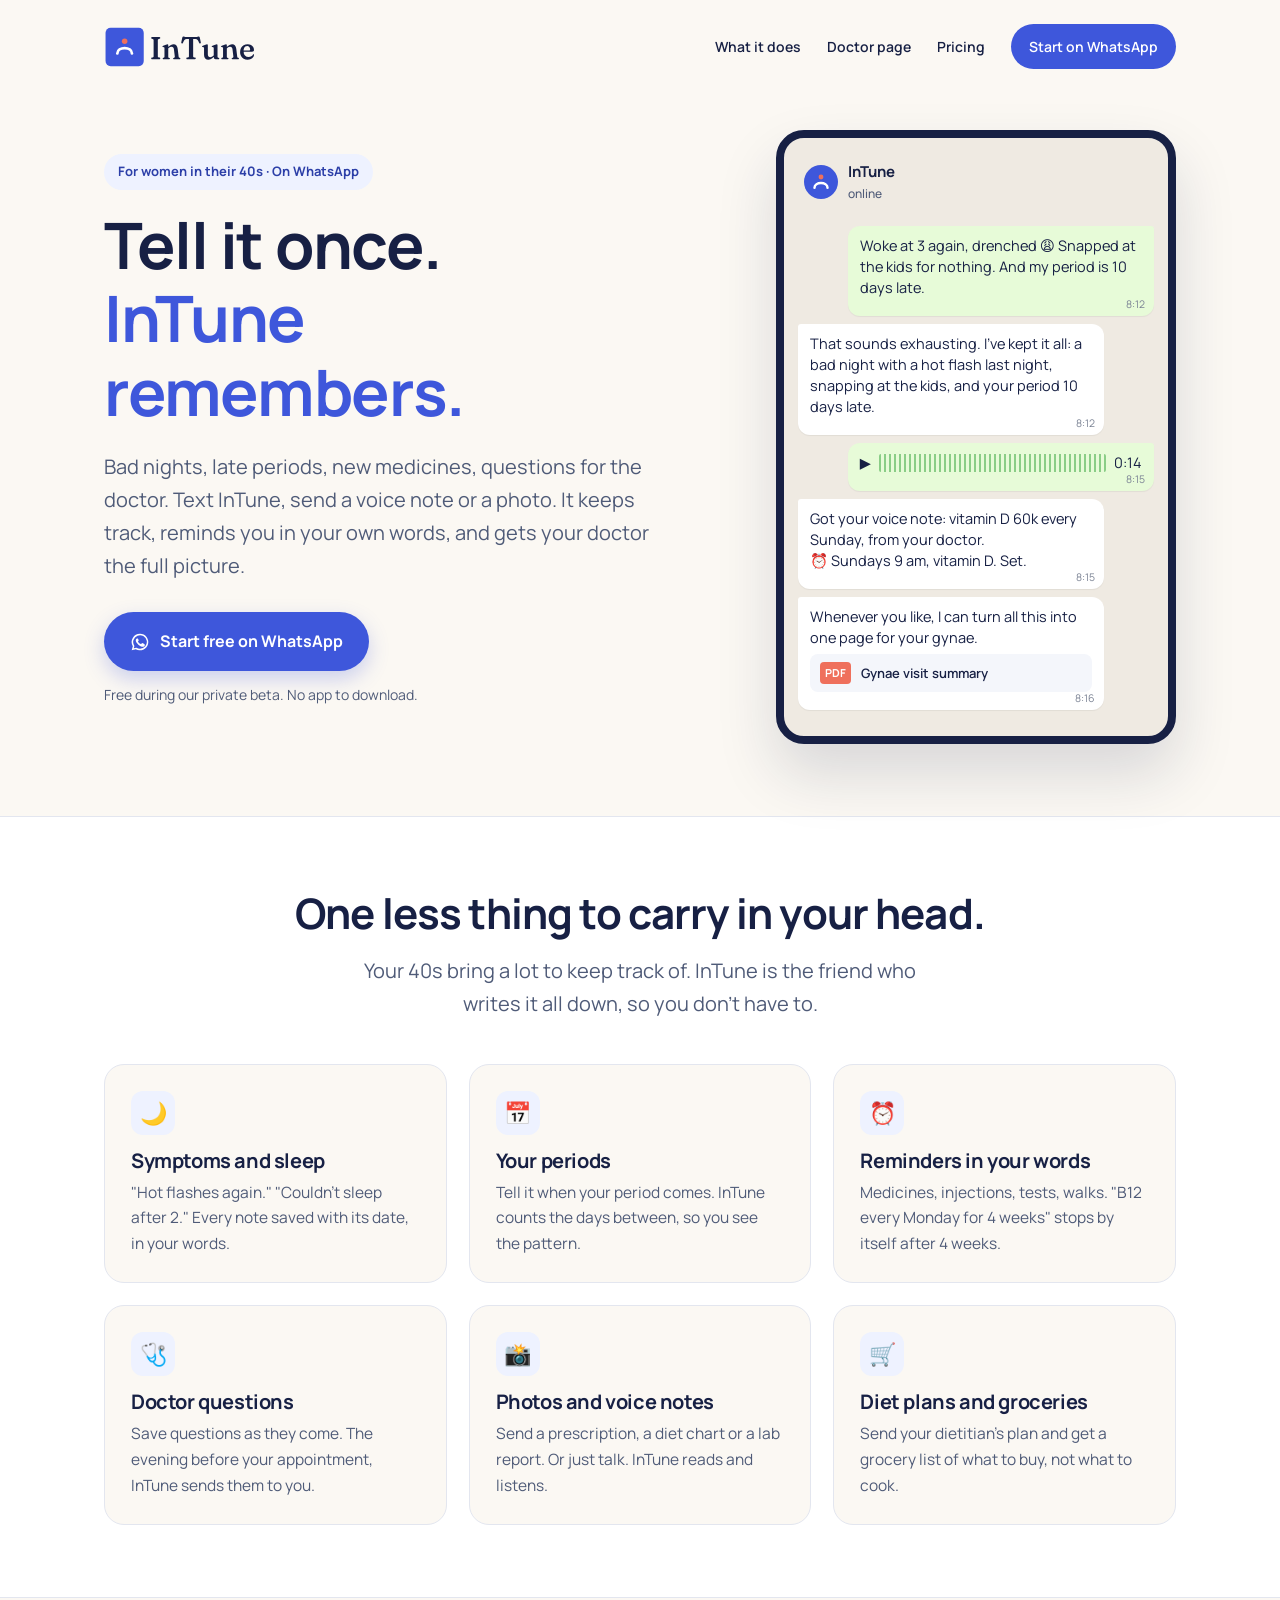
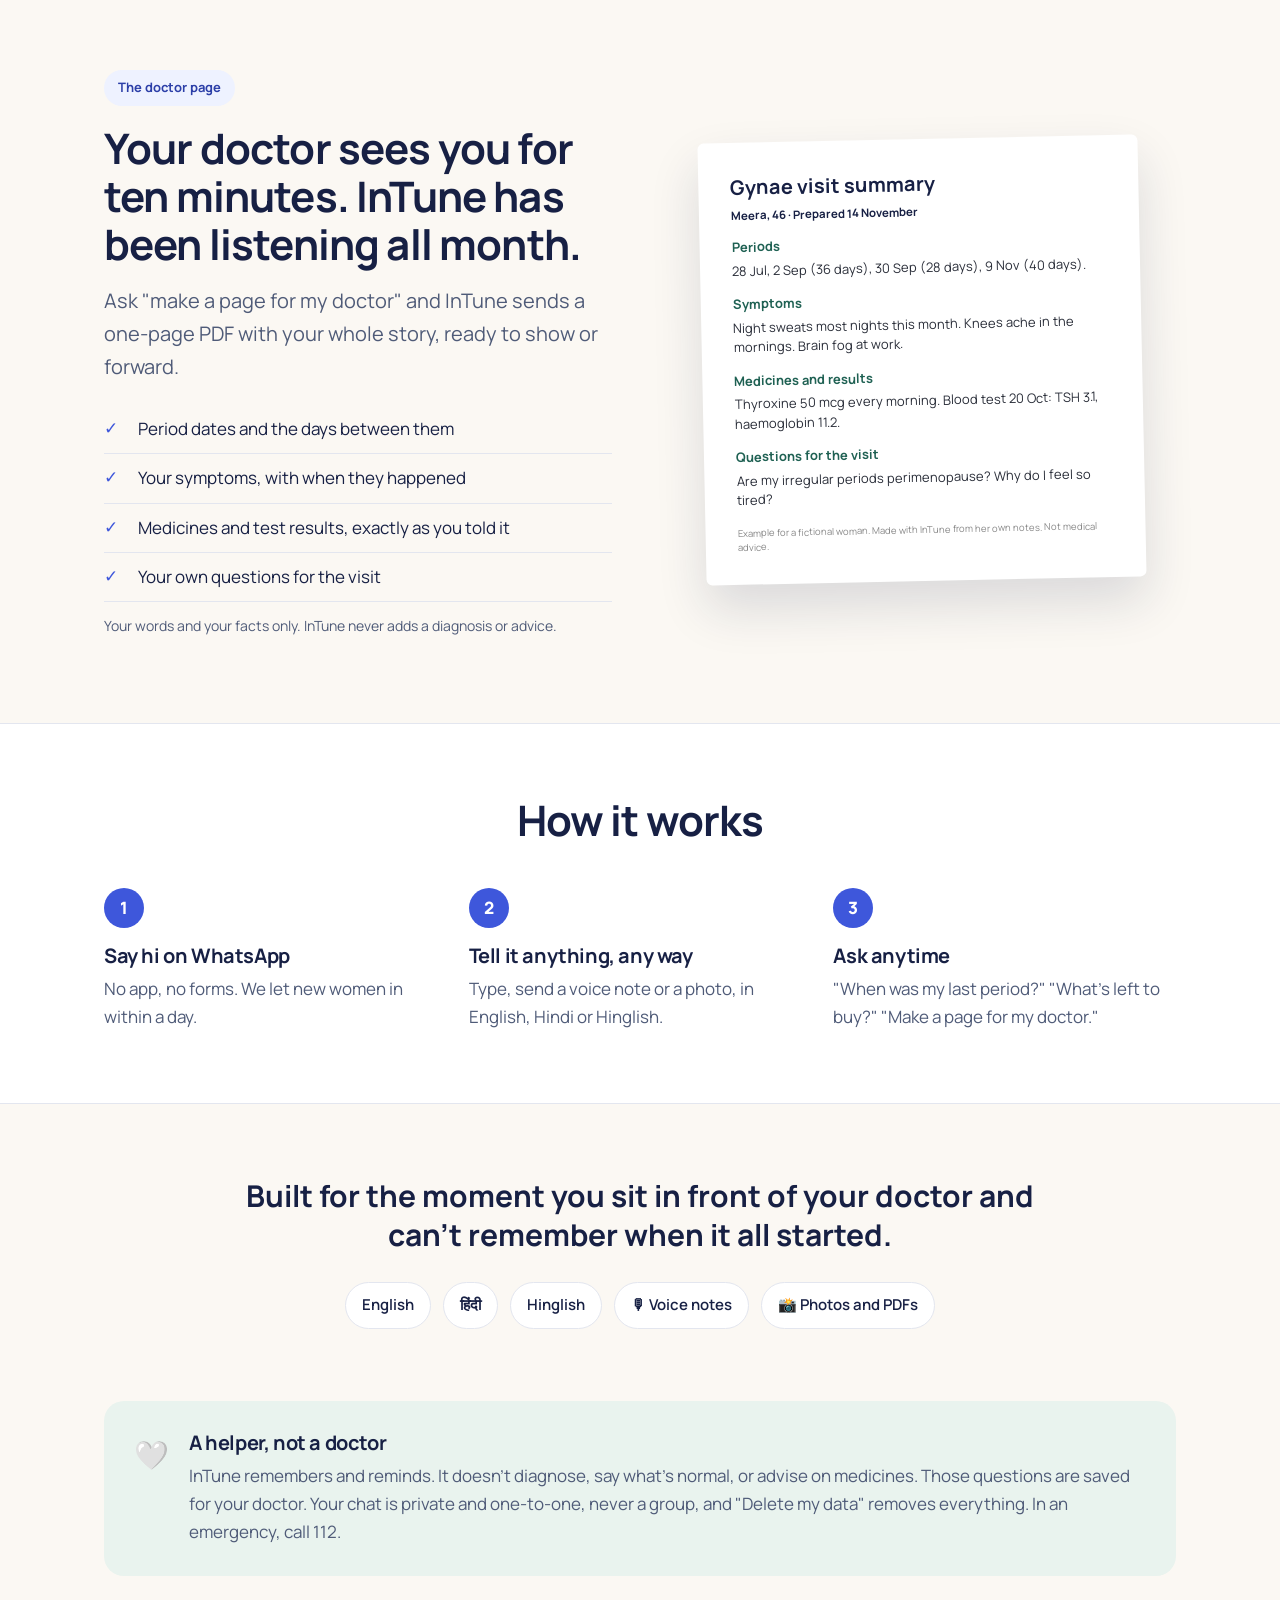
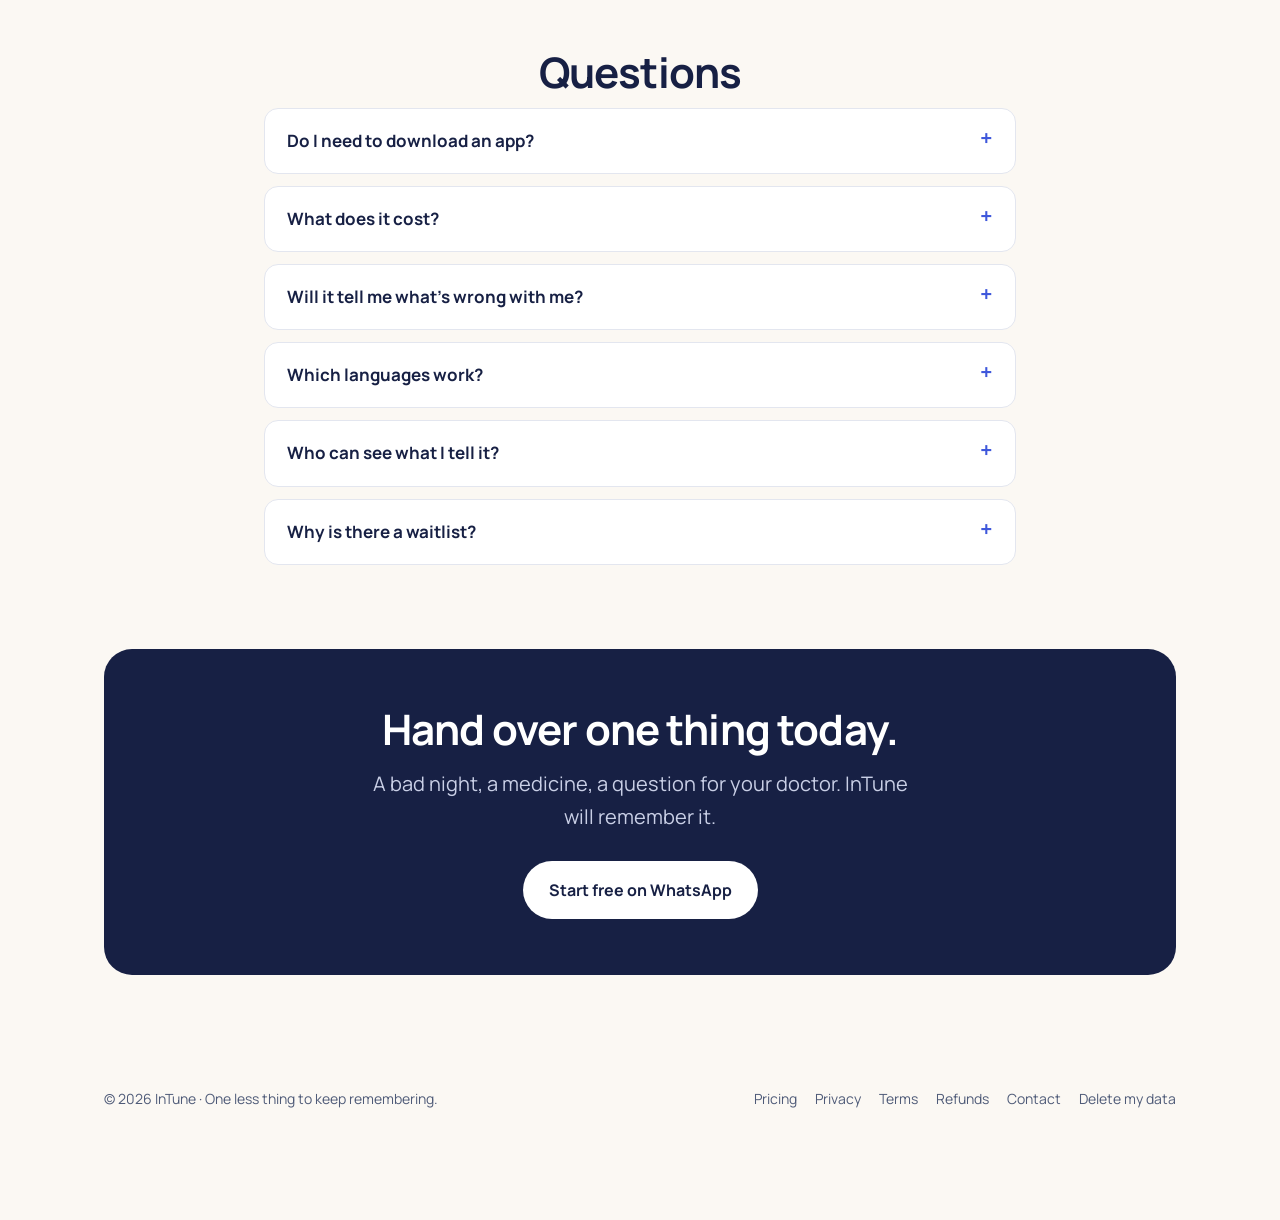
<file: index.html>
<!doctype html>
<html lang="en">
<head>
<meta charset="utf-8">
<meta name="viewport" content="width=device-width,initial-scale=1">
<title>InTune · Tell it once. It remembers.</title>
<meta name="description" content="InTune is a private helper on WhatsApp for women in their 40s. Text it, send a voice note or a photo. It remembers your symptoms, periods and medicines, reminds you in your own words, and gets your doctor the full picture.">
<meta property="og:title" content="InTune · Tell it once. It remembers.">
<meta property="og:description" content="A private helper on WhatsApp for your 40s. It remembers, reminds, and gets you ready for the doctor.">
<meta property="og:image" content="https://meetintune.com/pilot/brand/intune-profile-1024.png">
<link rel="icon" type="image/svg+xml" href="/pilot/brand/intune-profile.svg">
<link rel="stylesheet" href="/site.css">
</head>
<body>
<div class="wrap">
<header class="top">
  <a class="logo" href="/" aria-label="InTune home"><img src="/pilot/brand/intune-logo.svg" alt="InTune" width="150" height="50"></a>
  <nav aria-label="Main">
    <a href="#what">What it does</a>
    <a href="#doctor">Doctor page</a>
    <a href="/pricing.html">Pricing</a>
    <a class="cta" href="https://wa.me/918147494303?text=Hi">Start on WhatsApp</a>
  </nav>
</header>

<section class="hero">
  <div>
    <span class="pill">For women in their 40s · On WhatsApp</span>
    <h1>Tell it once.<br><span class="accent">InTune remembers.</span></h1>
    <p class="lead">Bad nights, late periods, new medicines, questions for the doctor. Text InTune, send a voice note or a photo. It keeps track, reminds you in your own words, and gets your doctor the full picture.</p>
    <a class="btn" href="https://wa.me/918147494303?text=Hi"><svg viewBox="0 0 24 24" fill="currentColor" aria-hidden="true"><path d="M12 2a10 10 0 0 0-8.6 15.1L2 22l5-1.3A10 10 0 1 0 12 2Zm0 18.2a8.2 8.2 0 0 1-4.2-1.2l-.3-.2-3 .8.8-2.9-.2-.3A8.2 8.2 0 1 1 12 20.2Zm4.5-6.1c-.2-.1-1.5-.7-1.7-.8s-.4-.1-.6.1-.7.8-.8 1-.3.2-.5.1a6.7 6.7 0 0 1-3.3-2.9c-.2-.4.3-.4.8-1.3.1-.2 0-.3 0-.4l-.8-1.8c-.2-.5-.4-.4-.6-.4h-.5a1 1 0 0 0-.7.3 3 3 0 0 0-.9 2.2 5.2 5.2 0 0 0 1.1 2.8 11.9 11.9 0 0 0 4.6 4c1.7.7 2.4.8 3.2.7a2.8 2.8 0 0 0 1.8-1.3 2.3 2.3 0 0 0 .2-1.3c-.1-.1-.3-.2-.5-.3Z"/></svg>Start free on WhatsApp</a>
    <p class="note">Free during our private beta. No app to download.</p>
  </div>
  <div class="phone" aria-label="An example InTune conversation">
    <div class="bar"><img src="/pilot/brand/intune-profile.svg" alt=""><div>InTune<small>online</small></div></div>
    <div class="msg her">Woke at 3 again, drenched 😩 Snapped at the kids for nothing. And my period is 10 days late.<time>8:12</time></div>
    <div class="msg in">That sounds exhausting. I've kept it all: a bad night with a hot flash last night, snapping at the kids, and your period 10 days late.<time>8:12</time></div>
    <div class="msg her voice">▶ <span class="wave"></span> 0:14<time>8:15</time></div>
    <div class="msg in">Got your voice note: vitamin D 60k every Sunday, from your doctor.<br>⏰ Sundays 9 am, vitamin D. Set.<time>8:15</time></div>
    <div class="msg in">Whenever you like, I can turn all this into one page for your gynae.<div class="file"><b>PDF</b> Gynae visit summary</div><time>8:16</time></div>
  </div>
</section>
</div>

<section class="band" id="what">
  <div class="wrap center">
    <h2>One less thing to carry in your head.</h2>
    <p class="lead">Your 40s bring a lot to keep track of. InTune is the friend who writes it all down, so you don't have to.</p>
    <div class="grid3" style="text-align:left">
      <div class="card"><div class="ico">🌙</div><h3>Symptoms and sleep</h3><p>"Hot flashes again." "Couldn't sleep after 2." Every note saved with its date, in your words.</p></div>
      <div class="card"><div class="ico">📅</div><h3>Your periods</h3><p>Tell it when your period comes. InTune counts the days between, so you see the pattern.</p></div>
      <div class="card"><div class="ico">⏰</div><h3>Reminders in your words</h3><p>Medicines, injections, tests, walks. "B12 every Monday for 4 weeks" stops by itself after 4 weeks.</p></div>
      <div class="card"><div class="ico">🩺</div><h3>Doctor questions</h3><p>Save questions as they come. The evening before your appointment, InTune sends them to you.</p></div>
      <div class="card"><div class="ico">📸</div><h3>Photos and voice notes</h3><p>Send a prescription, a diet chart or a lab report. Or just talk. InTune reads and listens.</p></div>
      <div class="card"><div class="ico">🛒</div><h3>Diet plans and groceries</h3><p>Send your dietitian's plan and get a grocery list of what to buy, not what to cook.</p></div>
    </div>
  </div>
</section>

<section id="doctor">
  <div class="wrap split">
    <div>
      <span class="pill">The doctor page</span>
      <h2>Your doctor sees you for ten minutes. InTune has been listening all month.</h2>
      <p class="lead" style="margin-top:16px">Ask "make a page for my doctor" and InTune sends a one-page PDF with your whole story, ready to show or forward.</p>
      <ul>
        <li>Period dates and the days between them</li>
        <li>Your symptoms, with when they happened</li>
        <li>Medicines and test results, exactly as you told it</li>
        <li>Your own questions for the visit</li>
      </ul>
      <p class="note">Your words and your facts only. InTune never adds a diagnosis or advice.</p>
    </div>
    <div class="page" aria-label="Example doctor page for a fictional woman">
      <h4>Gynae visit summary</h4>
      <div class="meta">Meera, 46 · Prepared 14 November</div>
      <h5>Periods</h5><p>28 Jul, 2 Sep (36 days), 30 Sep (28 days), 9 Nov (40 days).</p>
      <h5>Symptoms</h5><p>Night sweats most nights this month. Knees ache in the mornings. Brain fog at work.</p>
      <h5>Medicines and results</h5><p>Thyroxine 50 mcg every morning. Blood test 20 Oct: TSH 3.1, haemoglobin 11.2.</p>
      <h5>Questions for the visit</h5><p>Are my irregular periods perimenopause? Why do I feel so tired?</p>
      <div class="foot">Example for a fictional woman. Made with InTune from her own notes. Not medical advice.</div>
    </div>
  </div>
</section>

<section class="band">
  <div class="wrap">
    <div class="center"><h2>How it works</h2></div>
    <div class="steps">
      <div class="step"><h3>Say hi on WhatsApp</h3><p>No app, no forms. We let new women in within a day.</p></div>
      <div class="step"><h3>Tell it anything, any way</h3><p>Type, send a voice note or a photo, in English, Hindi or Hinglish.</p></div>
      <div class="step"><h3>Ask anytime</h3><p>"When was my last period?" "What's left to buy?" "Make a page for my doctor."</p></div>
    </div>
  </div>
</section>

<section>
  <div class="wrap center">
    <p class="quote">Built for the moment you sit in front of your doctor and can't remember when it all started.</p>
    <div class="langs"><span>English</span><span>हिंदी</span><span>Hinglish</span><span>🎙 Voice notes</span><span>📸 Photos and PDFs</span></div>
  </div>
</section>

<section style="padding-top:0">
  <div class="wrap">
    <div class="not">
      <div class="ico">🤍</div>
      <div><h3>A helper, not a doctor</h3><p style="margin:8px 0 0;color:var(--muted)">InTune remembers and reminds. It doesn't diagnose, say what's normal, or advise on medicines. Those questions are saved for your doctor. Your chat is private and one-to-one, never a group, and "Delete my data" removes everything. In an emergency, call 112.</p></div>
    </div>
  </div>
</section>

<section style="padding-top:0" id="faq">
  <div class="wrap" style="max-width:800px">
    <div class="center"><h2>Questions</h2></div>
    <details><summary>Do I need to download an app?</summary><p>No. InTune lives in WhatsApp. Say hi to +91 81474 94303 and you're on your way.</p></details>
    <details><summary>What does it cost?</summary><p>InTune is free while we're in a private beta. If that ever changes, we'll tell you first, and nothing is charged without your say.</p></details>
    <details><summary>Will it tell me what's wrong with me?</summary><p>No. InTune isn't a doctor and never gives medical advice. It keeps your notes and questions so you can get the most from your doctor.</p></details>
    <details><summary>Which languages work?</summary><p>English, Hindi and Hinglish, typed or as voice notes.</p></details>
    <details><summary>Who can see what I tell it?</summary><p>It's a private one-to-one chat, never a group. InTune keeps your notes only to remember them for you. Send "Delete my data" anytime to remove everything. <a href="/privacy.html">Privacy policy</a>.</p></details>
    <details><summary>Why is there a waitlist?</summary><p>We're letting women in a few at a time, so every conversation gets our attention. Most women get in within a day.</p></details>
  </div>
</section>

<section style="padding-top:0">
  <div class="wrap">
    <div class="final">
      <h2>Hand over one thing today.</h2>
      <p class="lead">A bad night, a medicine, a question for your doctor. InTune will remember it.</p>
      <a class="btn" href="https://wa.me/918147494303?text=Hi">Start free on WhatsApp</a>
    </div>
  </div>
</section>

<div class="wrap">
<footer class="bottom">
  <span>© 2026 InTune · One less thing to keep remembering.</span>
  <nav aria-label="Footer"><a href="/pricing.html">Pricing</a><a href="/privacy.html">Privacy</a><a href="/terms.html">Terms</a><a href="/refund.html">Refunds</a><a href="/contact.html">Contact</a><a href="/data-deletion.html">Delete my data</a></nav>
</footer>
</div>
<aside class="sticky" aria-label="Start InTune"><div><b>Free in private beta</b><span>On WhatsApp, no app</span></div><a class="btn" href="https://wa.me/918147494303?text=Hi">Start</a></aside>
<script src="/pilot/ad-entry.js" defer></script>
</body>
</html>
</file>
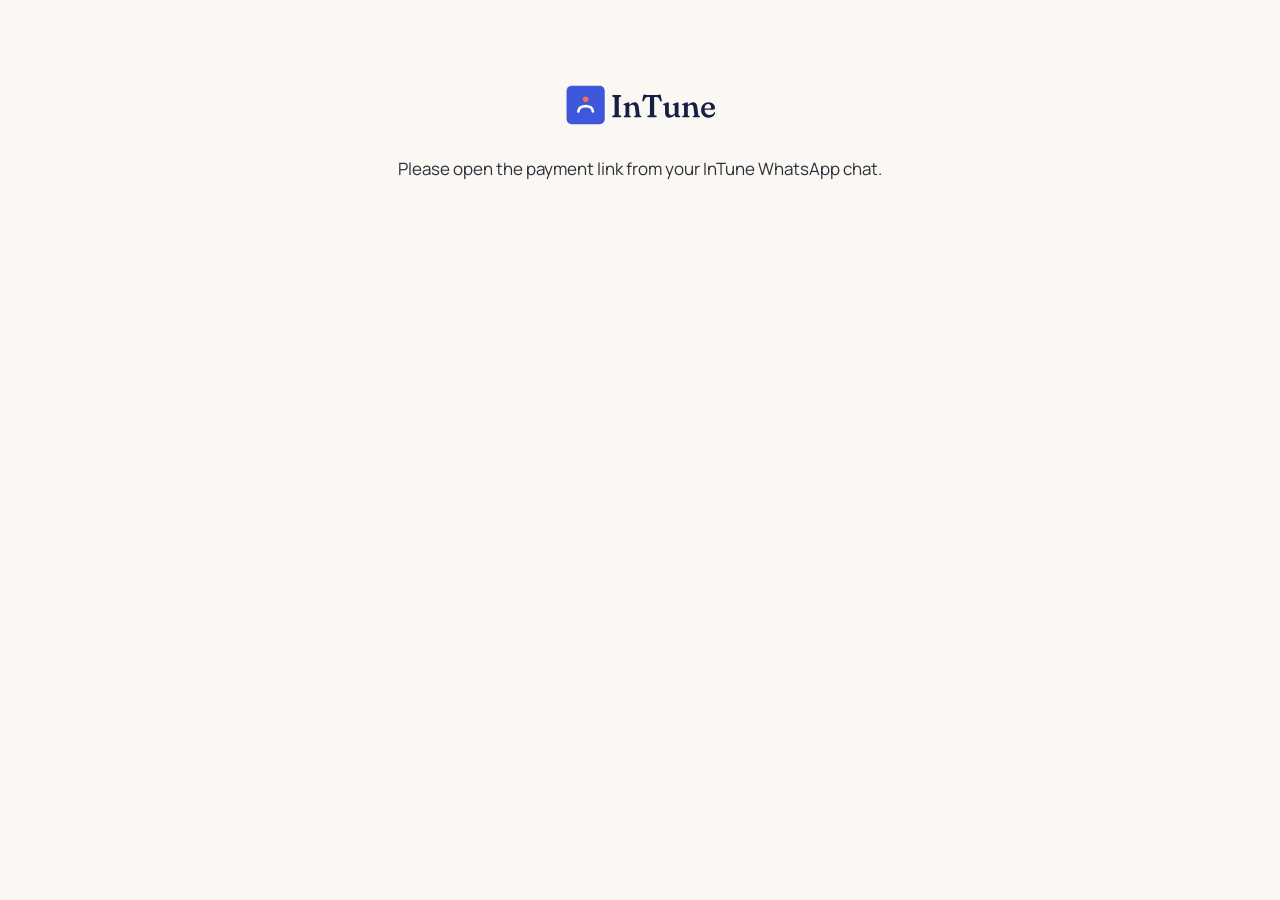
<file: pay/index.html>
<!doctype html>
<html lang="en"><head><meta charset="utf-8"><meta name="viewport" content="width=device-width,initial-scale=1">
<title>InTune · Secure payment</title><meta name="robots" content="noindex">
<link rel="icon" type="image/svg+xml" href="/pilot/brand/intune-profile.svg"><link rel="stylesheet" href="/site.css"></head>
<body><main class="doc" style="text-align:center;padding-top:80px"><img src="/pilot/brand/intune-logo.svg" alt="InTune" width="150" height="50">
<p id="msg">Opening your secure Razorpay checkout…</p></main>
<script>
// The private code after # never leaves her phone until the checkout page reads it.
(function(){var h=location.hash;var m=document.getElementById('msg');
if(/^#(?:[a-f0-9]{64}|[A-Za-z0-9_-]{22})$/.test(h)){location.replace('https://graceful-ptarmigan-19.convex.site/pay'+h);}
else{m.textContent='Please open the payment link from your InTune WhatsApp chat.';}})();
</script></body></html>
</file>
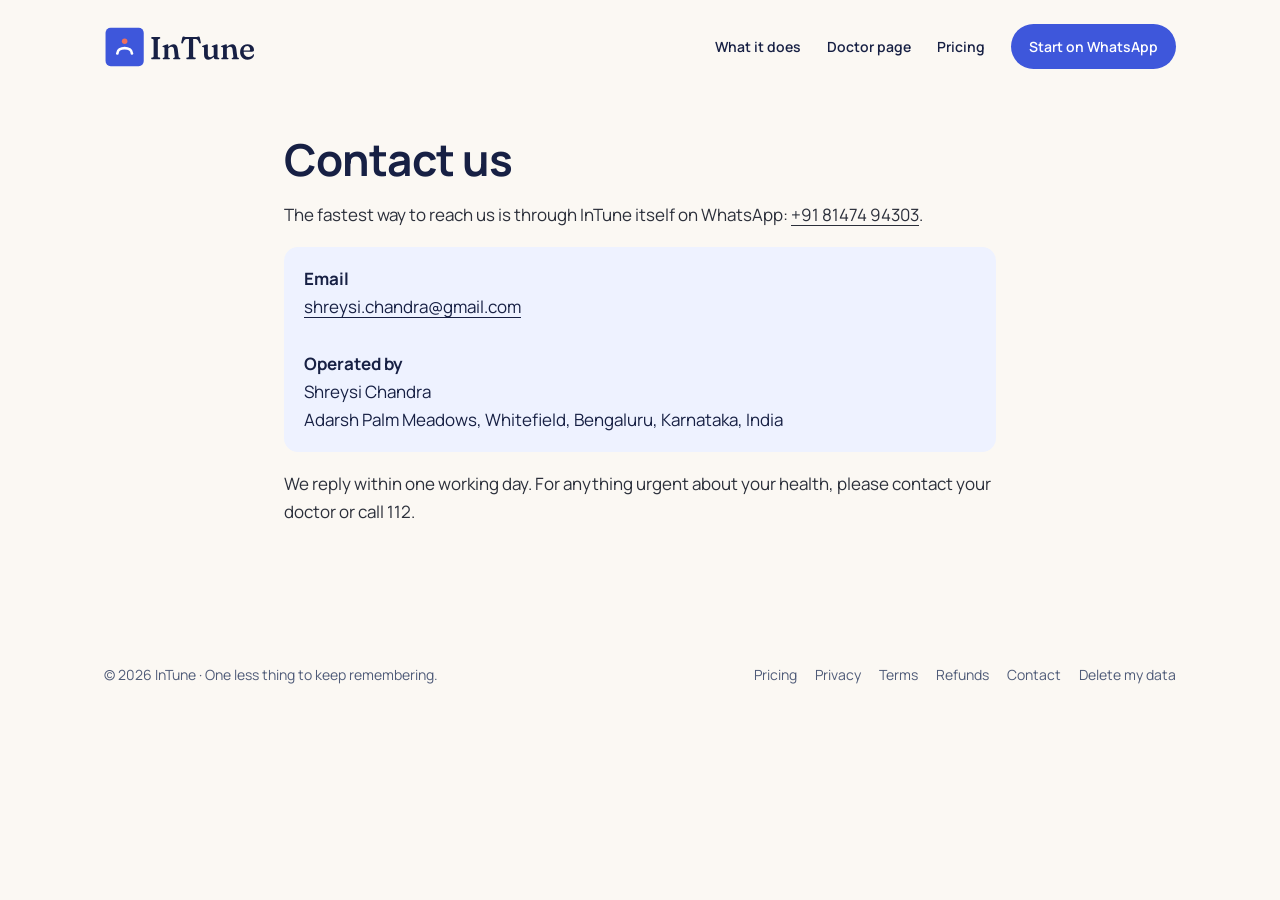
<file: contact.html>
<!doctype html>
<html lang="en"><head><meta charset="utf-8"><meta name="viewport" content="width=device-width,initial-scale=1">
<title>InTune · Contact</title><meta name="description" content="How to reach the InTune team.">
<link rel="icon" type="image/svg+xml" href="/pilot/brand/intune-profile.svg"><link rel="stylesheet" href="/site.css"></head>
<body><div class="wrap"><header class="top"><a class="logo" href="/" aria-label="InTune home"><img src="/pilot/brand/intune-logo.svg" alt="InTune" width="150" height="50"></a>
<nav aria-label="Main"><a href="/#what">What it does</a><a href="/#doctor">Doctor page</a><a href="/pricing.html">Pricing</a><a class="cta" href="https://wa.me/918147494303?text=Hi">Start on WhatsApp</a></nav></header></div>

<main class="doc"><h1>Contact us</h1>
<p>The fastest way to reach us is through InTune itself on WhatsApp: <a href="https://wa.me/918147494303?text=Hi">+91 81474 94303</a>.</p>
<div class="box"><b>Email</b><br><a href="mailto:shreysi.chandra@gmail.com">shreysi.chandra@gmail.com</a><br><br><b>Operated by</b><br>Shreysi Chandra<br>Adarsh Palm Meadows, Whitefield, Bengaluru, Karnataka, India</div>
<p>We reply within one working day. For anything urgent about your health, please contact your doctor or call 112.</p></main><div class="wrap"><footer class="bottom"><span>© 2026 InTune · One less thing to keep remembering.</span>
<nav aria-label="Footer"><a href="/pricing.html">Pricing</a><a href="/privacy.html">Privacy</a><a href="/terms.html">Terms</a><a href="/refund.html">Refunds</a><a href="/contact.html">Contact</a><a href="/data-deletion.html">Delete my data</a></nav></footer></div>
<script src="/pilot/ad-entry.js" defer></script></body></html>
</file>
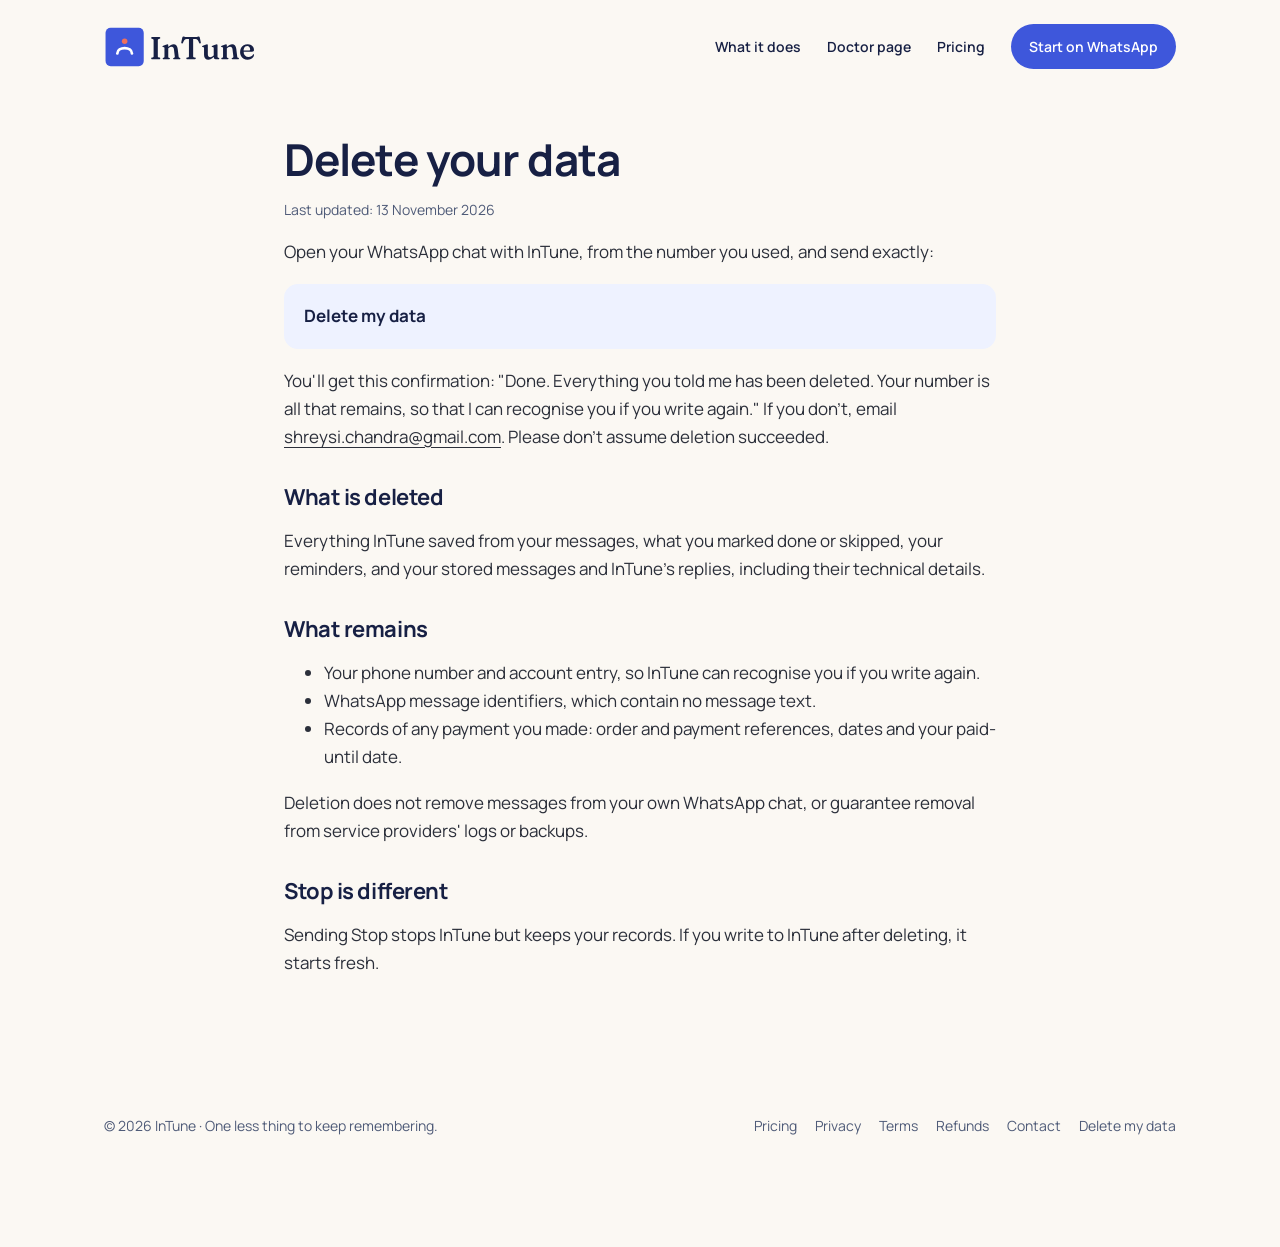
<file: data-deletion.html>
<!doctype html>
<html lang="en"><head><meta charset="utf-8"><meta name="viewport" content="width=device-width,initial-scale=1">
<title>InTune · Delete my data</title><meta name="description" content="How to delete your InTune data.">
<link rel="icon" type="image/svg+xml" href="/pilot/brand/intune-profile.svg"><link rel="stylesheet" href="/site.css"></head>
<body><div class="wrap"><header class="top"><a class="logo" href="/" aria-label="InTune home"><img src="/pilot/brand/intune-logo.svg" alt="InTune" width="150" height="50"></a>
<nav aria-label="Main"><a href="/#what">What it does</a><a href="/#doctor">Doctor page</a><a href="/pricing.html">Pricing</a><a class="cta" href="https://wa.me/918147494303?text=Hi">Start on WhatsApp</a></nav></header></div>

<main class="doc"><h1>Delete your data</h1><p class="updated">Last updated: 13 November 2026</p>
<p>Open your WhatsApp chat with InTune, from the number you used, and send exactly:</p><div class="box"><b>Delete my data</b></div>
<p>You'll get this confirmation: "Done. Everything you told me has been deleted. Your number is all that remains, so that I can recognise you if you write again." If you don't, email <a href="mailto:shreysi.chandra@gmail.com">shreysi.chandra@gmail.com</a>. Please don't assume deletion succeeded.</p>
<h2>What is deleted</h2><p>Everything InTune saved from your messages, what you marked done or skipped, your reminders, and your stored messages and InTune's replies, including their technical details.</p>
<h2>What remains</h2><ul><li>Your phone number and account entry, so InTune can recognise you if you write again.</li><li>WhatsApp message identifiers, which contain no message text.</li><li>Records of any payment you made: order and payment references, dates and your paid-until date.</li></ul>
<p>Deletion does not remove messages from your own WhatsApp chat, or guarantee removal from service providers' logs or backups.</p>
<h2>Stop is different</h2><p>Sending Stop stops InTune but keeps your records. If you write to InTune after deleting, it starts fresh.</p></main><div class="wrap"><footer class="bottom"><span>© 2026 InTune · One less thing to keep remembering.</span>
<nav aria-label="Footer"><a href="/pricing.html">Pricing</a><a href="/privacy.html">Privacy</a><a href="/terms.html">Terms</a><a href="/refund.html">Refunds</a><a href="/contact.html">Contact</a><a href="/data-deletion.html">Delete my data</a></nav></footer></div>
<script src="/pilot/ad-entry.js" defer></script></body></html>
</file>
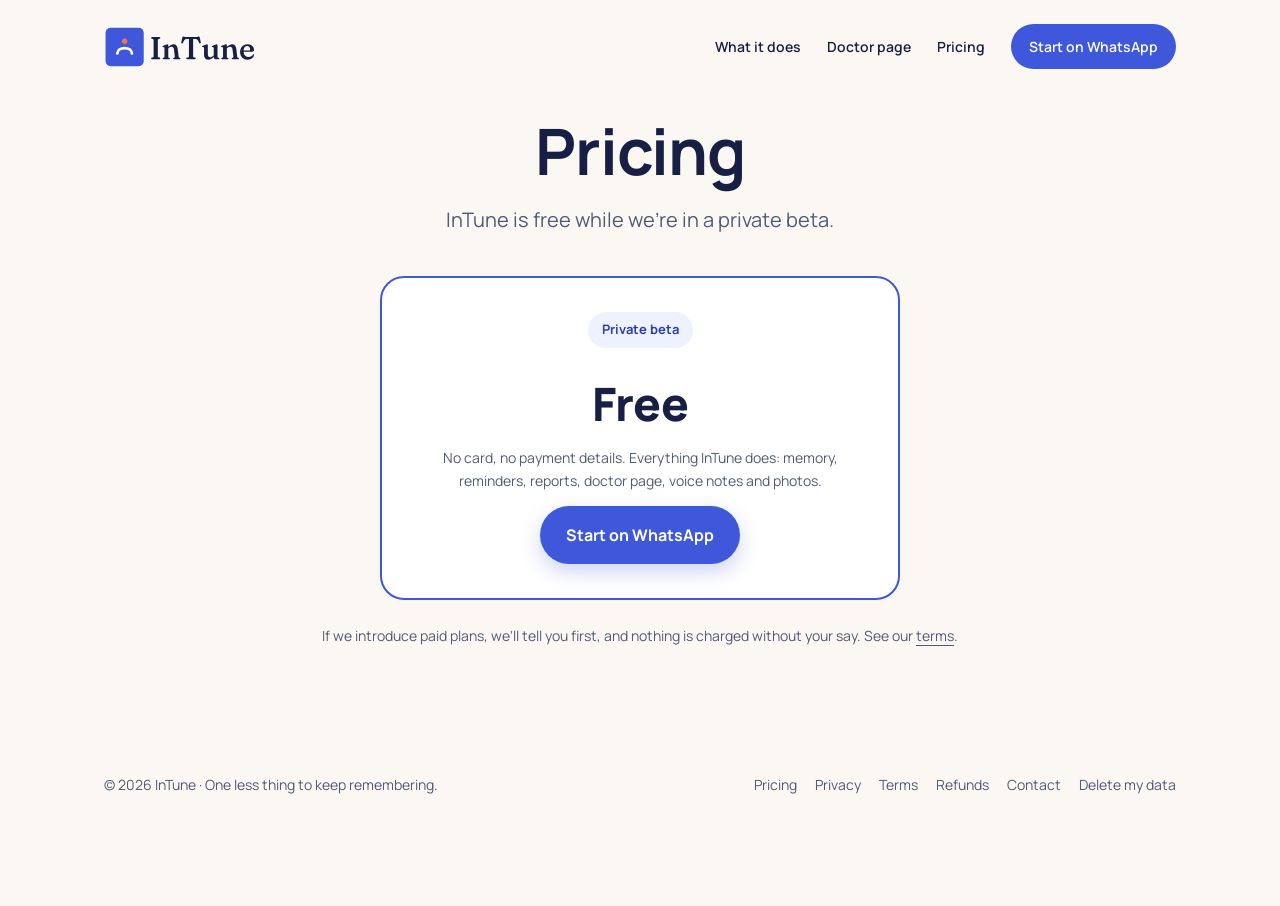
<file: pricing.html>
<!doctype html>
<html lang="en"><head><meta charset="utf-8"><meta name="viewport" content="width=device-width,initial-scale=1">
<title>InTune · Pricing</title><meta name="description" content="InTune is free during our private beta.">
<link rel="icon" type="image/svg+xml" href="/pilot/brand/intune-profile.svg"><link rel="stylesheet" href="/site.css"></head>
<body><div class="wrap"><header class="top"><a class="logo" href="/" aria-label="InTune home"><img src="/pilot/brand/intune-logo.svg" alt="InTune" width="150" height="50"></a>
<nav aria-label="Main"><a href="/#what">What it does</a><a href="/#doctor">Doctor page</a><a href="/pricing.html">Pricing</a><a class="cta" href="https://wa.me/918147494303?text=Hi">Start on WhatsApp</a></nav></header></div>

<main class="wrap"><section class="center" style="padding-top:20px">
<h1>Pricing</h1><p class="lead">InTune is free while we're in a private beta.</p>
<div class="price"><div class="pill">Private beta</div><div class="big">Free</div>
<p class="note" style="margin-top:4px">No card, no payment details. Everything InTune does: memory, reminders, reports, doctor page, voice notes and photos.</p>
<a class="btn" href="https://wa.me/918147494303?text=Hi">Start on WhatsApp</a></div>
<p class="note" style="margin-top:24px">If we introduce paid plans, we'll tell you first, and nothing is charged without your say. See our <a href="/terms.html">terms</a>.</p>
</section></main><div class="wrap"><footer class="bottom"><span>© 2026 InTune · One less thing to keep remembering.</span>
<nav aria-label="Footer"><a href="/pricing.html">Pricing</a><a href="/privacy.html">Privacy</a><a href="/terms.html">Terms</a><a href="/refund.html">Refunds</a><a href="/contact.html">Contact</a><a href="/data-deletion.html">Delete my data</a></nav></footer></div>
<script src="/pilot/ad-entry.js" defer></script></body></html>
</file>
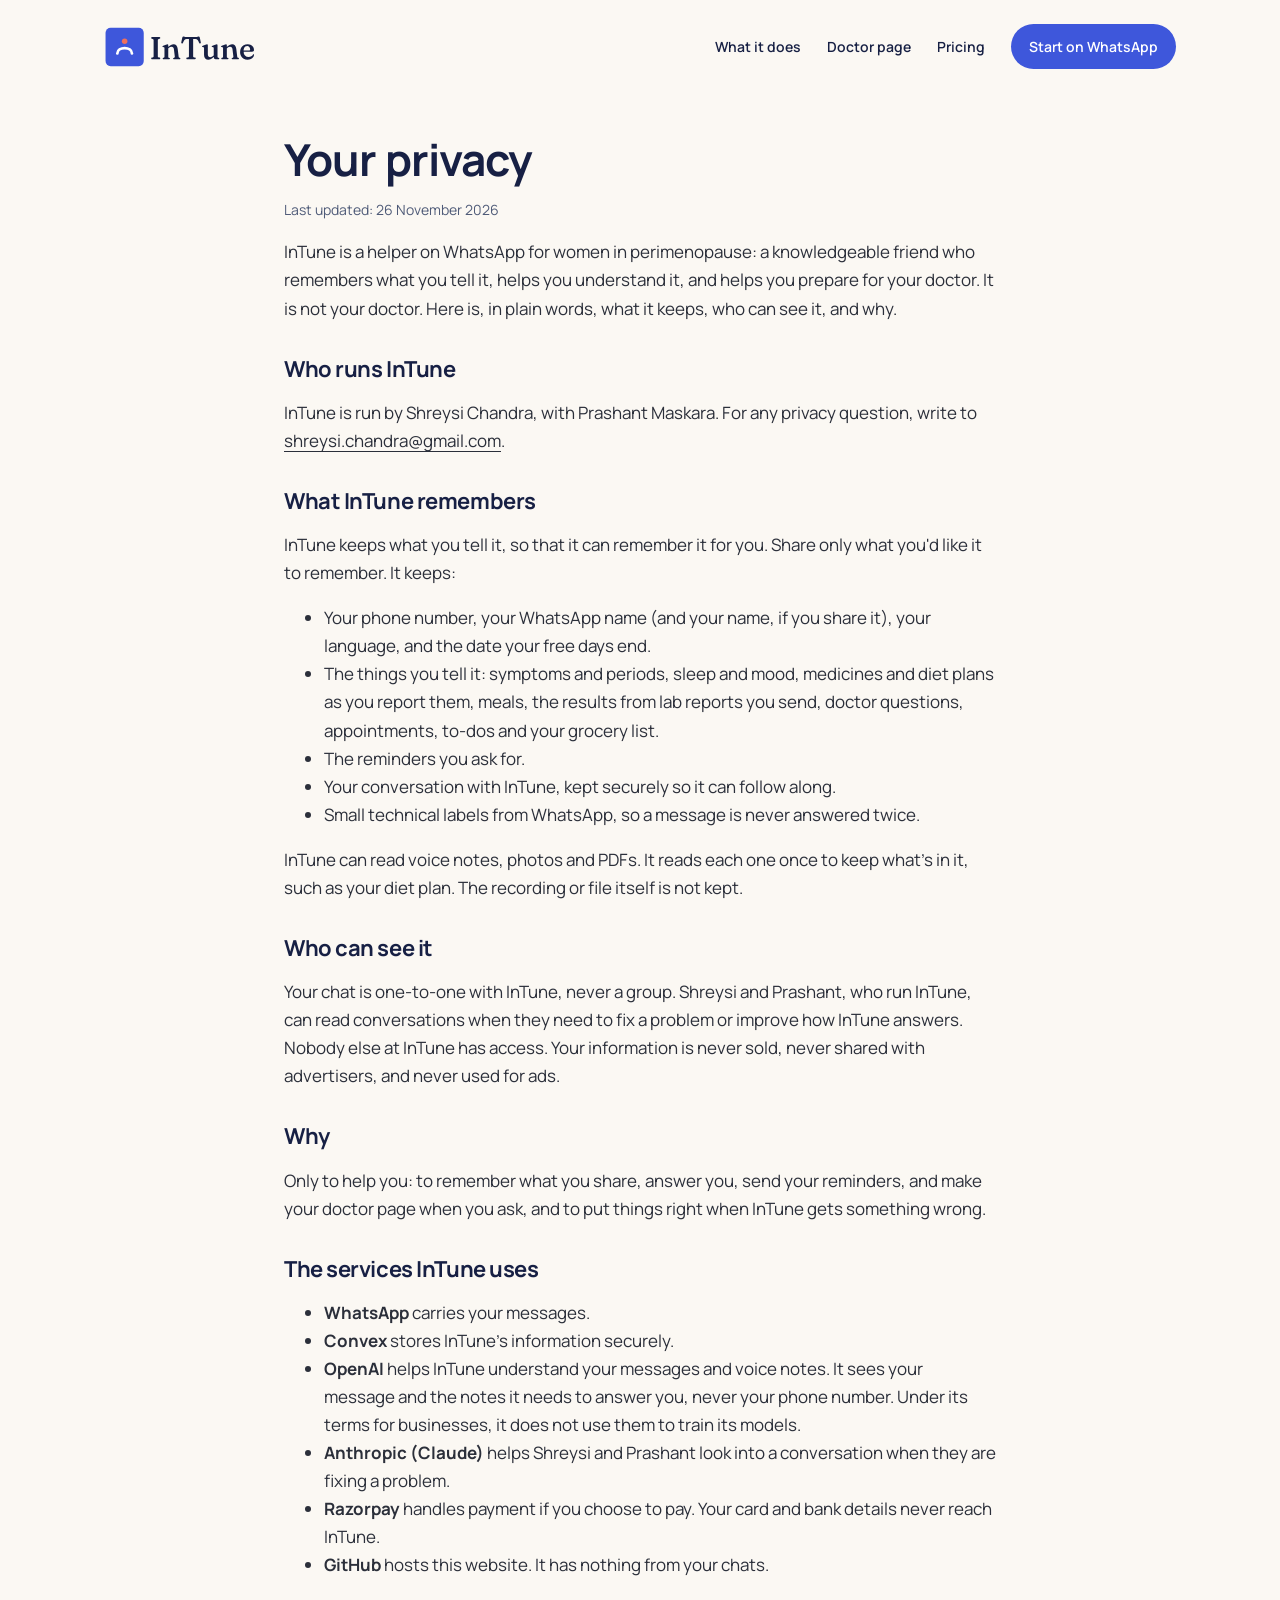
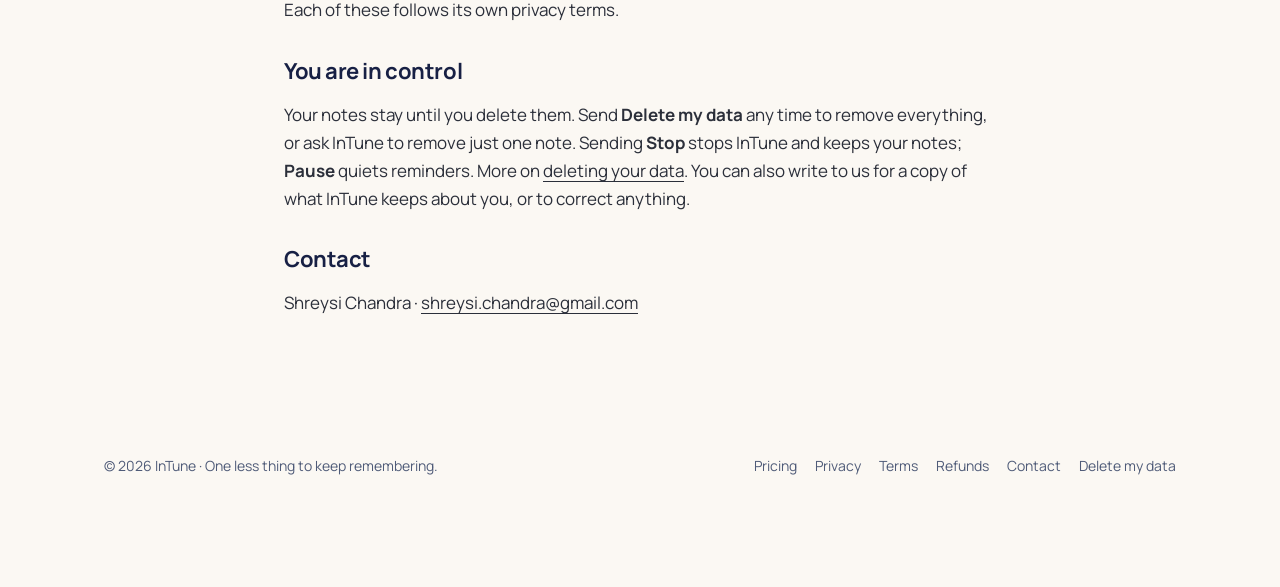
<file: privacy.html>
<!doctype html>
<html lang="en"><head><meta charset="utf-8"><meta name="viewport" content="width=device-width,initial-scale=1">
<title>InTune · Your privacy</title><meta name="description" content="How InTune handles your information.">
<link rel="icon" type="image/svg+xml" href="/pilot/brand/intune-profile.svg"><link rel="stylesheet" href="/site.css"></head>
<body><div class="wrap"><header class="top"><a class="logo" href="/" aria-label="InTune home"><img src="/pilot/brand/intune-logo.svg" alt="InTune" width="150" height="50"></a>
<nav aria-label="Main"><a href="/#what">What it does</a><a href="/#doctor">Doctor page</a><a href="/pricing.html">Pricing</a><a class="cta" href="https://wa.me/918147494303?text=Hi">Start on WhatsApp</a></nav></header></div>

<main class="doc"><h1>Your privacy</h1><p class="updated">Last updated: 26 November 2026</p>
<p>InTune is a helper on WhatsApp for women in perimenopause: a knowledgeable friend who remembers what you tell it, helps you understand it, and helps you prepare for your doctor. It is not your doctor. Here is, in plain words, what it keeps, who can see it, and why.</p>
<h2>Who runs InTune</h2><p>InTune is run by Shreysi Chandra, with Prashant Maskara. For any privacy question, write to <a href="mailto:shreysi.chandra@gmail.com">shreysi.chandra@gmail.com</a>.</p>
<h2>What InTune remembers</h2><p>InTune keeps what you tell it, so that it can remember it for you. Share only what you'd like it to remember. It keeps:</p>
<ul><li>Your phone number, your WhatsApp name (and your name, if you share it), your language, and the date your free days end.</li>
<li>The things you tell it: symptoms and periods, sleep and mood, medicines and diet plans as you report them, meals, the results from lab reports you send, doctor questions, appointments, to-dos and your grocery list.</li>
<li>The reminders you ask for.</li>
<li>Your conversation with InTune, kept securely so it can follow along.</li>
<li>Small technical labels from WhatsApp, so a message is never answered twice.</li></ul>
<p>InTune can read voice notes, photos and PDFs. It reads each one once to keep what's in it, such as your diet plan. The recording or file itself is not kept.</p>
<h2>Who can see it</h2><p>Your chat is one-to-one with InTune, never a group. Shreysi and Prashant, who run InTune, can read conversations when they need to fix a problem or improve how InTune answers. Nobody else at InTune has access. Your information is never sold, never shared with advertisers, and never used for ads.</p><h2>Why</h2><p>Only to help you: to remember what you share, answer you, send your reminders, and make your doctor page when you ask, and to put things right when InTune gets something wrong.</p>
<h2>The services InTune uses</h2><ul>
<li><b>WhatsApp</b> carries your messages.</li>
<li><b>Convex</b> stores InTune's information securely.</li>
<li><b>OpenAI</b> helps InTune understand your messages and voice notes. It sees your message and the notes it needs to answer you, never your phone number. Under its terms for businesses, it does not use them to train its models.</li>
<li><b>Anthropic (Claude)</b> helps Shreysi and Prashant look into a conversation when they are fixing a problem.</li>
<li><b>Razorpay</b> handles payment if you choose to pay. Your card and bank details never reach InTune.</li>
<li><b>GitHub</b> hosts this website. It has nothing from your chats.</li></ul>
<p>Each of these follows its own privacy terms.</p>
<h2>You are in control</h2><p>Your notes stay until you delete them. Send <b>Delete my data</b> any time to remove everything, or ask InTune to remove just one note. Sending <b>Stop</b> stops InTune and keeps your notes; <b>Pause</b> quiets reminders. More on <a href="/data-deletion.html">deleting your data</a>. You can also write to us for a copy of what InTune keeps about you, or to correct anything.</p>
<h2>Contact</h2><p>Shreysi Chandra · <a href="mailto:shreysi.chandra@gmail.com">shreysi.chandra@gmail.com</a></p></main><div class="wrap"><footer class="bottom"><span>© 2026 InTune · One less thing to keep remembering.</span>
<nav aria-label="Footer"><a href="/pricing.html">Pricing</a><a href="/privacy.html">Privacy</a><a href="/terms.html">Terms</a><a href="/refund.html">Refunds</a><a href="/contact.html">Contact</a><a href="/data-deletion.html">Delete my data</a></nav></footer></div>
<script src="/pilot/ad-entry.js" defer></script></body></html>
</file>
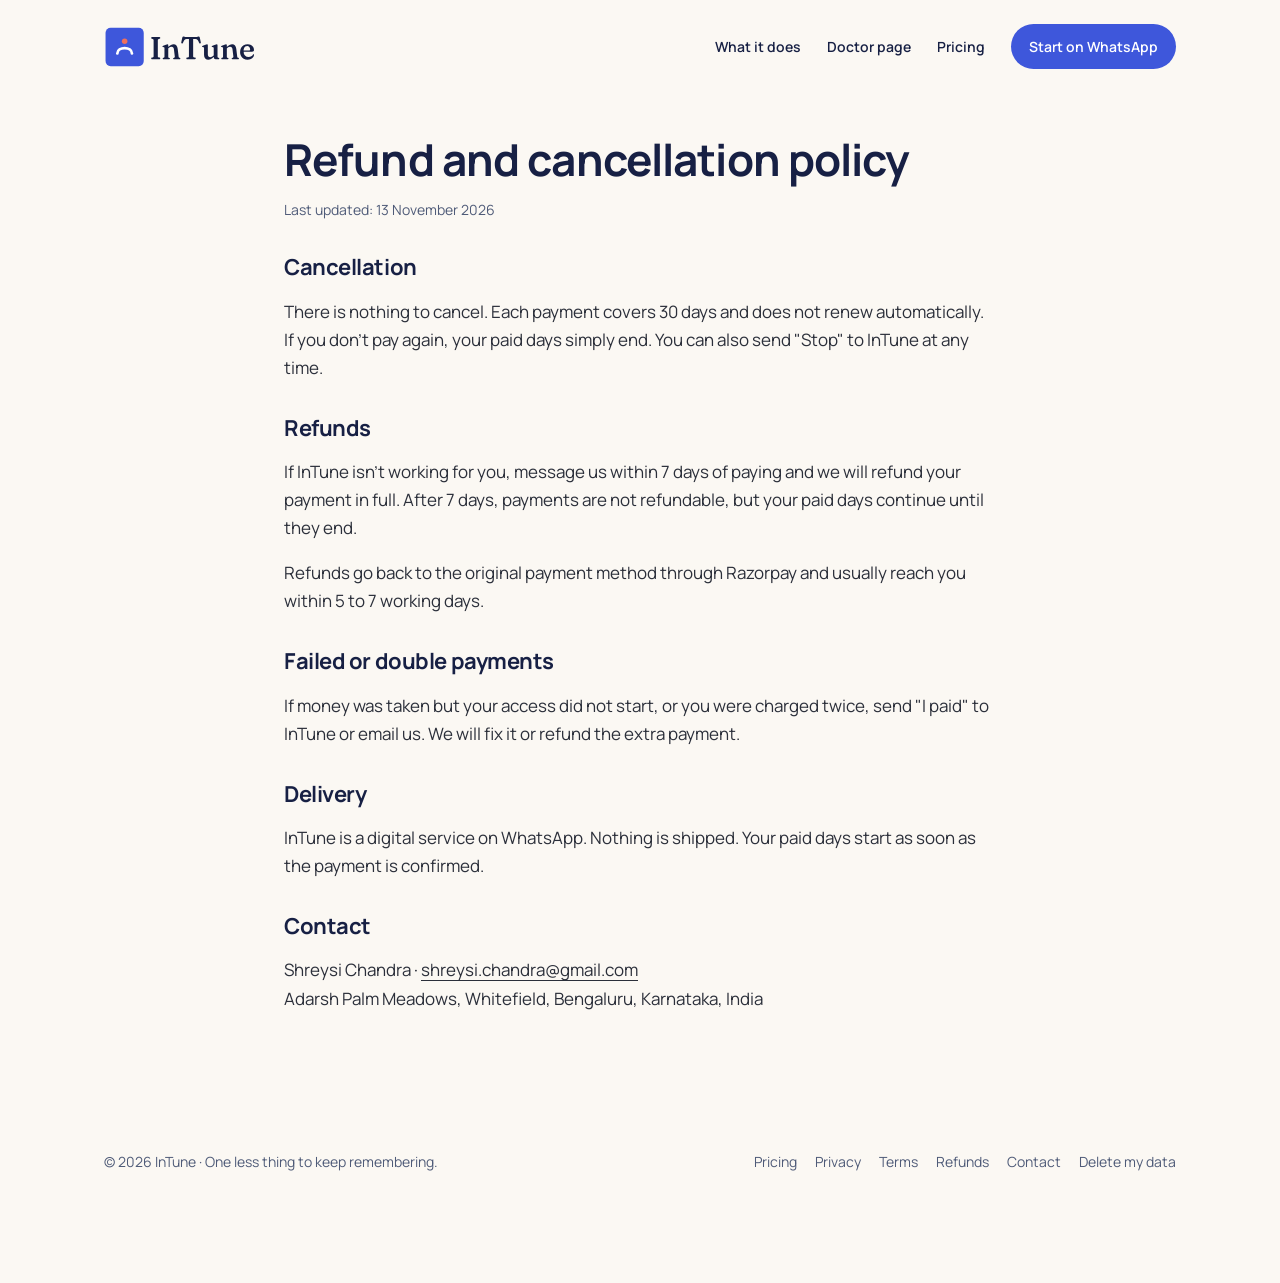
<file: refund.html>
<!doctype html>
<html lang="en"><head><meta charset="utf-8"><meta name="viewport" content="width=device-width,initial-scale=1">
<title>InTune · Refund and cancellation policy</title><meta name="description" content="How payments, cancellation and refunds work for InTune.">
<link rel="icon" type="image/svg+xml" href="/pilot/brand/intune-profile.svg"><link rel="stylesheet" href="/site.css"></head>
<body><div class="wrap"><header class="top"><a class="logo" href="/" aria-label="InTune home"><img src="/pilot/brand/intune-logo.svg" alt="InTune" width="150" height="50"></a>
<nav aria-label="Main"><a href="/#what">What it does</a><a href="/#doctor">Doctor page</a><a href="/pricing.html">Pricing</a><a class="cta" href="https://wa.me/918147494303?text=Hi">Start on WhatsApp</a></nav></header></div>

<main class="doc"><h1>Refund and cancellation policy</h1><p class="updated">Last updated: 13 November 2026</p>
<h2>Cancellation</h2><p>There is nothing to cancel. Each payment covers 30 days and does not renew automatically. If you don't pay again, your paid days simply end. You can also send "Stop" to InTune at any time.</p>
<h2>Refunds</h2><p>If InTune isn't working for you, message us within 7 days of paying and we will refund your payment in full. After 7 days, payments are not refundable, but your paid days continue until they end.</p>
<p>Refunds go back to the original payment method through Razorpay and usually reach you within 5 to 7 working days.</p>
<h2>Failed or double payments</h2><p>If money was taken but your access did not start, or you were charged twice, send "I paid" to InTune or email us. We will fix it or refund the extra payment.</p>
<h2>Delivery</h2><p>InTune is a digital service on WhatsApp. Nothing is shipped. Your paid days start as soon as the payment is confirmed.</p>
<h2>Contact</h2><p>Shreysi Chandra · <a href="mailto:shreysi.chandra@gmail.com">shreysi.chandra@gmail.com</a><br>Adarsh Palm Meadows, Whitefield, Bengaluru, Karnataka, India</p></main><div class="wrap"><footer class="bottom"><span>© 2026 InTune · One less thing to keep remembering.</span>
<nav aria-label="Footer"><a href="/pricing.html">Pricing</a><a href="/privacy.html">Privacy</a><a href="/terms.html">Terms</a><a href="/refund.html">Refunds</a><a href="/contact.html">Contact</a><a href="/data-deletion.html">Delete my data</a></nav></footer></div>
<script src="/pilot/ad-entry.js" defer></script></body></html>
</file>
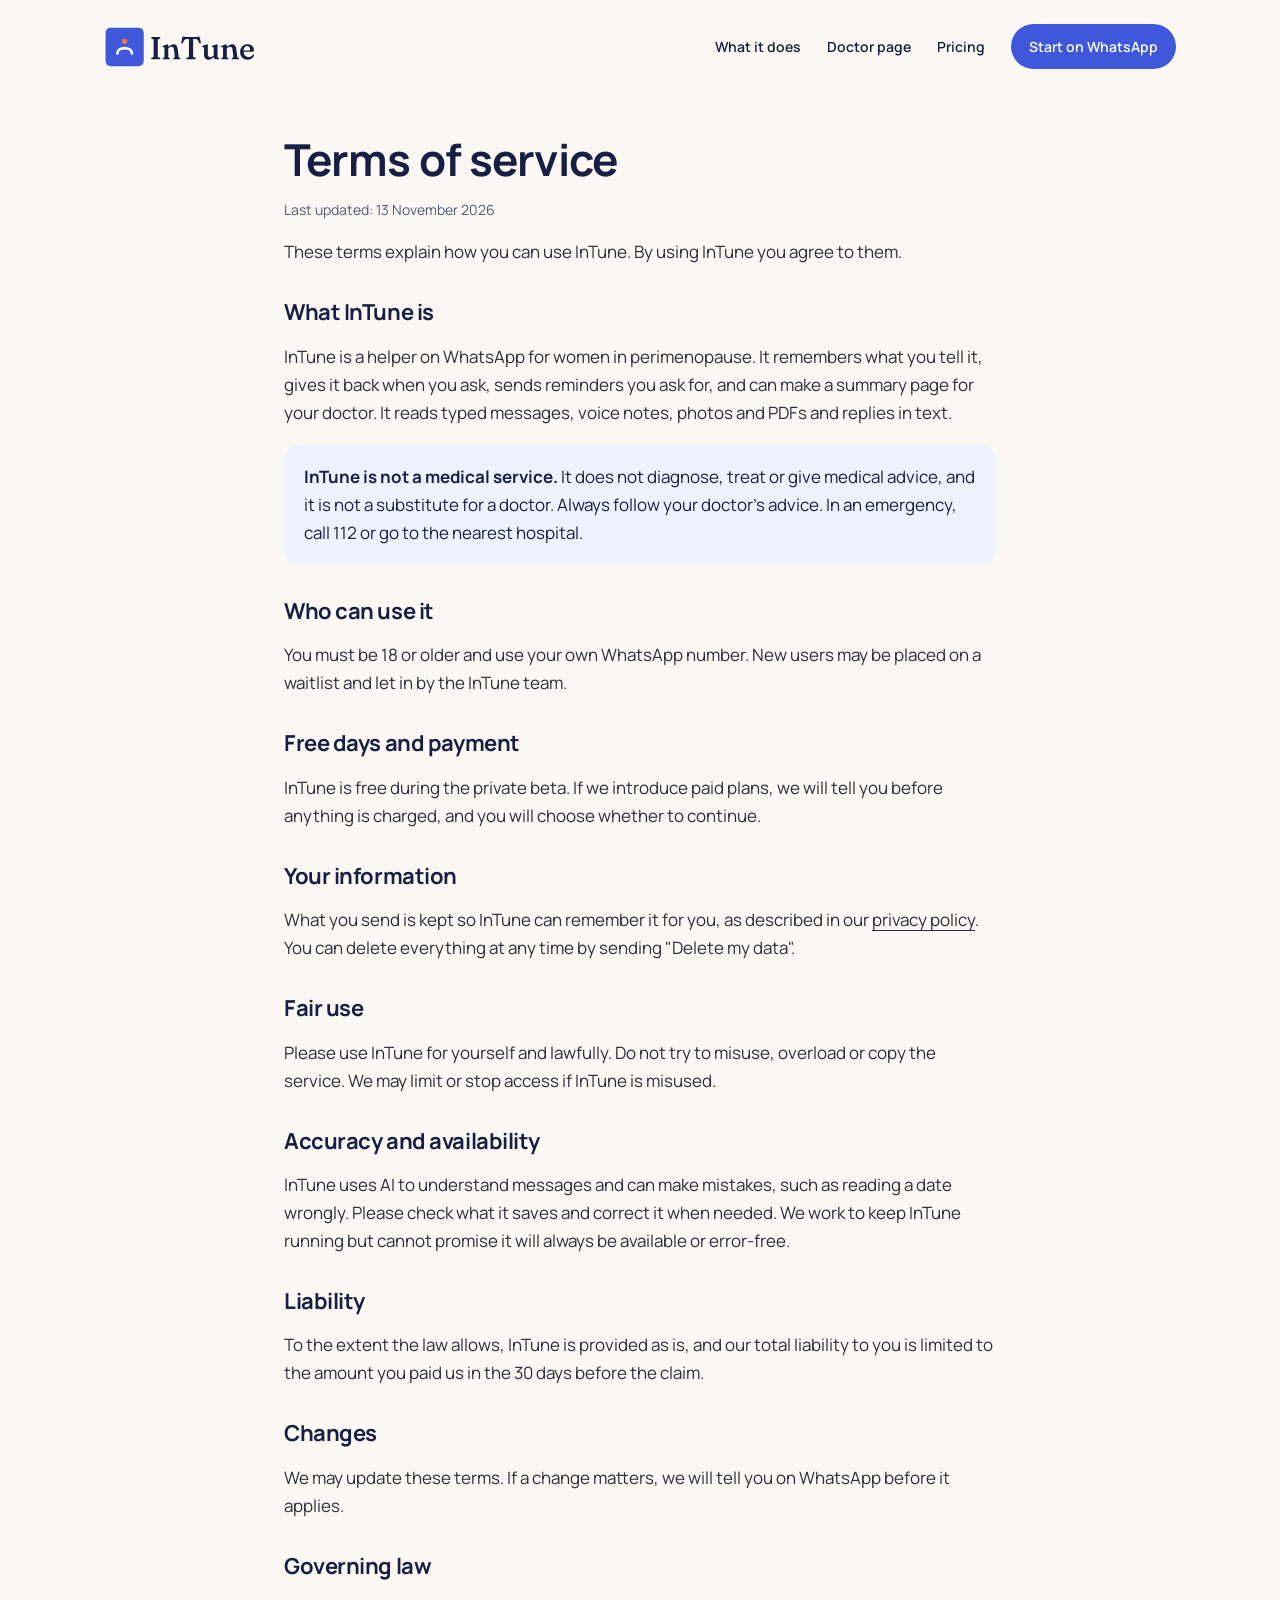
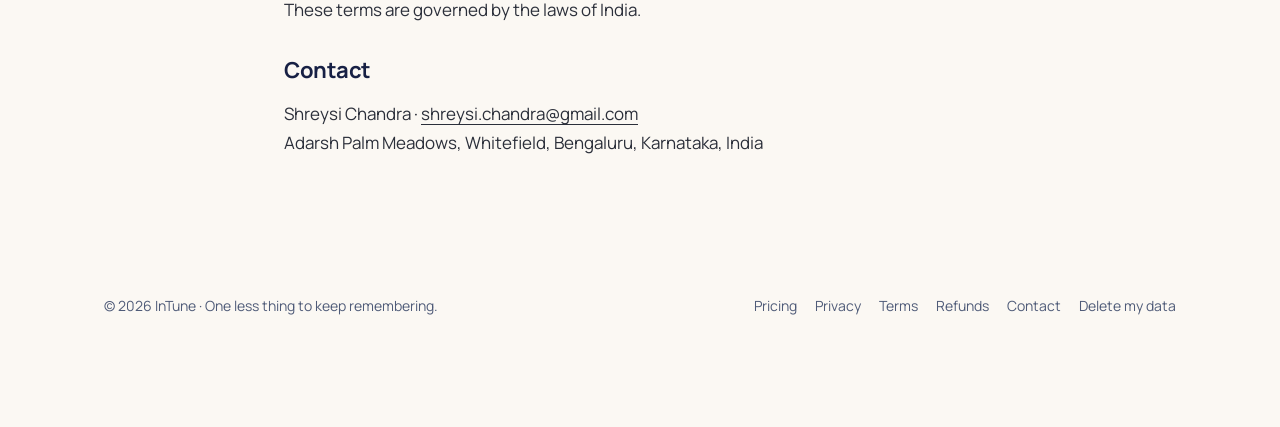
<file: terms.html>
<!doctype html>
<html lang="en"><head><meta charset="utf-8"><meta name="viewport" content="width=device-width,initial-scale=1">
<title>InTune · Terms of service</title><meta name="description" content="The terms for using InTune.">
<link rel="icon" type="image/svg+xml" href="/pilot/brand/intune-profile.svg"><link rel="stylesheet" href="/site.css"></head>
<body><div class="wrap"><header class="top"><a class="logo" href="/" aria-label="InTune home"><img src="/pilot/brand/intune-logo.svg" alt="InTune" width="150" height="50"></a>
<nav aria-label="Main"><a href="/#what">What it does</a><a href="/#doctor">Doctor page</a><a href="/pricing.html">Pricing</a><a class="cta" href="https://wa.me/918147494303?text=Hi">Start on WhatsApp</a></nav></header></div>

<main class="doc"><h1>Terms of service</h1><p class="updated">Last updated: 13 November 2026</p>
<p>These terms explain how you can use InTune. By using InTune you agree to them.</p>
<h2>What InTune is</h2><p>InTune is a helper on WhatsApp for women in perimenopause. It remembers what you tell it, gives it back when you ask, sends reminders you ask for, and can make a summary page for your doctor. It reads typed messages, voice notes, photos and PDFs and replies in text.</p>
<div class="box"><b>InTune is not a medical service.</b> It does not diagnose, treat or give medical advice, and it is not a substitute for a doctor. Always follow your doctor's advice. In an emergency, call 112 or go to the nearest hospital.</div>
<h2>Who can use it</h2><p>You must be 18 or older and use your own WhatsApp number. New users may be placed on a waitlist and let in by the InTune team.</p>
<h2>Free days and payment</h2><p>InTune is free during the private beta. If we introduce paid plans, we will tell you before anything is charged, and you will choose whether to continue.</p>
<h2>Your information</h2><p>What you send is kept so InTune can remember it for you, as described in our <a href="/privacy.html">privacy policy</a>. You can delete everything at any time by sending "Delete my data".</p>
<h2>Fair use</h2><p>Please use InTune for yourself and lawfully. Do not try to misuse, overload or copy the service. We may limit or stop access if InTune is misused.</p>
<h2>Accuracy and availability</h2><p>InTune uses AI to understand messages and can make mistakes, such as reading a date wrongly. Please check what it saves and correct it when needed. We work to keep InTune running but cannot promise it will always be available or error-free.</p>
<h2>Liability</h2><p>To the extent the law allows, InTune is provided as is, and our total liability to you is limited to the amount you paid us in the 30 days before the claim.</p>
<h2>Changes</h2><p>We may update these terms. If a change matters, we will tell you on WhatsApp before it applies.</p>
<h2>Governing law</h2><p>These terms are governed by the laws of India.</p>
<h2>Contact</h2><p>Shreysi Chandra · <a href="mailto:shreysi.chandra@gmail.com">shreysi.chandra@gmail.com</a><br>Adarsh Palm Meadows, Whitefield, Bengaluru, Karnataka, India</p></main><div class="wrap"><footer class="bottom"><span>© 2026 InTune · One less thing to keep remembering.</span>
<nav aria-label="Footer"><a href="/pricing.html">Pricing</a><a href="/privacy.html">Privacy</a><a href="/terms.html">Terms</a><a href="/refund.html">Refunds</a><a href="/contact.html">Contact</a><a href="/data-deletion.html">Delete my data</a></nav></footer></div>
<script src="/pilot/ad-entry.js" defer></script></body></html>
</file>
<file: site.css>
@import url('/pilot/fonts-20261012.css');
:root{
  --ink:#172044; --muted:#4f5b78; --blue:#3e57db; --blue-deep:#2c3fa8; --coral:#ef705c;
  --cream:#fbf8f3; --paper:#ffffff; --soft:#eef2ff; --sage:#e9f3ee; --line:#e3e6ef;
  --wa:#e7fbd8; --wa-ink:#13361f;
  font-family:Manrope,system-ui,sans-serif; color:var(--ink); background:var(--cream);
}
*{box-sizing:border-box}
html{scroll-behavior:smooth;scroll-padding-top:24px}
body{margin:0;background:var(--cream);font-size:17px;line-height:1.65}
img{max-width:100%;height:auto}
a{color:inherit;text-underline-offset:4px}
a:focus-visible,summary:focus-visible,button:focus-visible{outline:3px solid var(--coral);outline-offset:4px}
.wrap{max-width:1120px;margin:0 auto;padding:0 24px}
header.top{display:flex;justify-content:space-between;align-items:center;padding:22px 0}
header.top nav{display:flex;gap:26px;align-items:center;font-size:14px;font-weight:600}
header.top nav a{text-decoration:none}
header.top nav a.cta{background:var(--blue);color:#fff;padding:11px 18px;border-radius:999px}
.logo img{display:block;width:150px}
h1,h2,h3{letter-spacing:-.02em;line-height:1.15;margin:0}
h1{font-size:clamp(38px,6vw,64px);font-weight:700}
h2{font-size:clamp(28px,4vw,42px);font-weight:700}
h3{font-size:20px;font-weight:700}
.accent{color:var(--blue)}
.lead{font-size:clamp(17px,2vw,20px);color:var(--muted);max-width:560px}
.btn{display:inline-flex;align-items:center;gap:10px;background:var(--blue);color:#fff;text-decoration:none;font-weight:700;padding:16px 26px;border-radius:999px;font-size:16px;box-shadow:0 8px 20px rgba(62,87,219,.25)}
.btn:hover{background:var(--blue-deep)}
.btn svg{width:20px;height:20px}
.note{font-size:14px;color:var(--muted);margin-top:12px}
section{padding:72px 0}
.hero{display:grid;grid-template-columns:1.1fr .9fr;gap:56px;align-items:center;padding:36px 0 72px}
.hero .lead{margin:22px 0 30px}
.pill{display:inline-block;background:var(--soft);color:var(--blue-deep);font-weight:700;font-size:13px;padding:7px 14px;border-radius:999px;margin-bottom:18px}
/* WhatsApp-style chat */
.phone{background:#efeae2;border-radius:28px;padding:18px 14px;box-shadow:0 30px 60px rgba(23,32,68,.15);border:8px solid #172044;max-width:400px;margin-left:auto}
.phone .bar{display:flex;align-items:center;gap:10px;padding:4px 6px 14px;font-weight:700;font-size:15px}
.phone .bar img{width:34px;height:34px;border-radius:50%}
.phone .bar small{display:block;font-weight:500;color:var(--muted);font-size:12px}
.msg{max-width:86%;padding:9px 12px 18px;border-radius:12px;margin:8px 0;font-size:14.5px;line-height:1.45;position:relative;box-shadow:0 1px 1px rgba(0,0,0,.06)}
.msg.her{background:var(--wa);margin-left:auto;border-top-right-radius:3px}
.msg.in{background:#fff;border-top-left-radius:3px}
.msg time{position:absolute;right:9px;bottom:4px;font-size:10.5px;color:#7b8394}
.msg.voice{display:flex;align-items:center;gap:8px}
.msg .wave{flex:1;height:18px;background:repeating-linear-gradient(90deg,#4caf50 0 2px,transparent 2px 5px);opacity:.6;border-radius:2px}
.msg .file{display:flex;gap:10px;align-items:center;background:#f4f6fb;border-radius:8px;padding:8px 10px;margin-top:6px;font-weight:600;font-size:13px}
.msg .file b{background:var(--coral);color:#fff;font-size:11px;border-radius:4px;padding:3px 5px}
/* sections */
.band{background:var(--paper);border-top:1px solid var(--line);border-bottom:1px solid var(--line)}
.center{text-align:center}
.center .lead{margin:16px auto 0}
.grid3{display:grid;grid-template-columns:repeat(3,1fr);gap:22px;margin-top:44px}
.card{background:var(--paper);border:1px solid var(--line);border-radius:20px;padding:26px}
.band .card{background:var(--cream)}
.card .ico{width:44px;height:44px;border-radius:12px;display:grid;place-items:center;background:var(--soft);font-size:22px;margin-bottom:14px}
.card p{color:var(--muted);margin:8px 0 0;font-size:15.5px}
.steps{counter-reset:s;display:grid;grid-template-columns:repeat(3,1fr);gap:22px;margin-top:44px}
.step{position:relative;padding-top:56px}
.step::before{counter-increment:s;content:counter(s);position:absolute;top:0;left:0;width:40px;height:40px;border-radius:50%;background:var(--blue);color:#fff;font-weight:800;display:grid;place-items:center}
.step p{color:var(--muted);margin:8px 0 0}
.split{display:grid;grid-template-columns:1fr 1fr;gap:56px;align-items:center}
.split ul{padding:0;list-style:none;margin:22px 0 0}
.split li{padding:10px 0 10px 34px;position:relative;border-bottom:1px solid var(--line)}
.split li::before{content:"✓";position:absolute;left:0;top:9px;color:var(--blue);font-weight:800}
/* doctor page mock */
.page{background:#fff;border-radius:6px;box-shadow:0 24px 50px rgba(23,32,68,.14);padding:30px 32px;font-size:13px;line-height:1.5;transform:rotate(-1.2deg);max-width:440px;margin:auto}
.page h4{font-size:20px;margin:0}
.page .meta{font-weight:700;font-size:11.5px;margin:4px 0 14px}
.page h5{color:#1f6153;font-size:13px;margin:14px 0 4px}
.page p{margin:0;color:#2b2f3a}
.page .foot{font-size:9.5px;color:#888;margin-top:16px}
.quote{font-size:clamp(22px,3vw,30px);font-weight:700;line-height:1.3;max-width:820px;margin:0 auto}
.langs{display:flex;flex-wrap:wrap;gap:12px;justify-content:center;margin-top:28px}
.langs span{background:var(--paper);border:1px solid var(--line);border-radius:999px;padding:10px 16px;font-weight:600;font-size:15px}
.not{background:var(--sage);border-radius:20px;padding:30px;display:grid;grid-template-columns:auto 1fr;gap:20px;align-items:start}
.not .ico{font-size:28px}
.price{max-width:520px;margin:40px auto 0;background:var(--paper);border:2px solid var(--blue);border-radius:24px;padding:34px;text-align:center}
.price .big{font-size:46px;font-weight:800;letter-spacing:-.02em}
.price .big small{font-size:18px;color:var(--muted);font-weight:600}
.price ul{text-align:left;list-style:none;padding:0;margin:22px 0}
.price li{padding:7px 0 7px 30px;position:relative}
.price li::before{content:"✓";position:absolute;left:0;color:var(--blue);font-weight:800}
details{background:var(--paper);border:1px solid var(--line);border-radius:14px;padding:18px 22px;margin:12px 0}
summary{font-weight:700;cursor:pointer;list-style:none}
summary::-webkit-details-marker{display:none}
summary::after{content:"+";float:right;font-size:22px;line-height:1;color:var(--blue)}
details[open] summary::after{content:"–"}
details p{color:var(--muted);margin:10px 0 0}
.final{background:var(--ink);color:#fff;border-radius:28px;padding:56px 32px;text-align:center}
.final .lead{color:#c9cfe6;margin:14px auto 28px}
.final .btn{background:#fff;color:var(--ink);box-shadow:none}
footer.bottom{padding:40px 0 110px;font-size:14px;color:var(--muted);display:flex;flex-wrap:wrap;gap:18px;justify-content:space-between;align-items:center}
footer.bottom nav{display:flex;flex-wrap:wrap;gap:18px}
footer.bottom a{text-decoration:none}
.sticky{position:fixed;left:12px;right:12px;bottom:12px;background:var(--paper);border:1px solid var(--line);border-radius:18px;box-shadow:0 10px 30px rgba(23,32,68,.15);padding:12px 14px;display:none;align-items:center;justify-content:space-between;gap:12px;z-index:5}
.sticky b{display:block;font-size:14px}
.sticky span{font-size:12.5px;color:var(--muted)}
.sticky .btn{padding:12px 18px;font-size:14px}
/* simple text pages */
.doc{max-width:760px;margin:0 auto;padding:20px 24px 80px}
.doc h1{font-size:clamp(32px,5vw,44px);margin:20px 0 8px}
.doc h2{font-size:22px;margin:34px 0 8px}
.doc p,.doc li{color:#2b2f3a}
.doc .updated{color:var(--muted);font-size:14px}
.doc .box{background:var(--soft);border-radius:14px;padding:18px 20px;margin:18px 0}
@media (max-width:900px){
  .hero,.split{grid-template-columns:1fr;gap:40px}
  .phone{margin:0 auto}
  .grid3,.steps{grid-template-columns:1fr}
  header.top nav a:not(.cta){display:none}
  section{padding:56px 0}
  .sticky{display:flex}
}
html,body{overflow-x:hidden}
.hero>*,.split>*,.grid3>*,.steps>*{min-width:0}
.phone{width:100%;max-width:400px}
.page{width:100%}
@media (max-width:900px){.page{transform:none}.phone{border-width:6px}}
</file>
